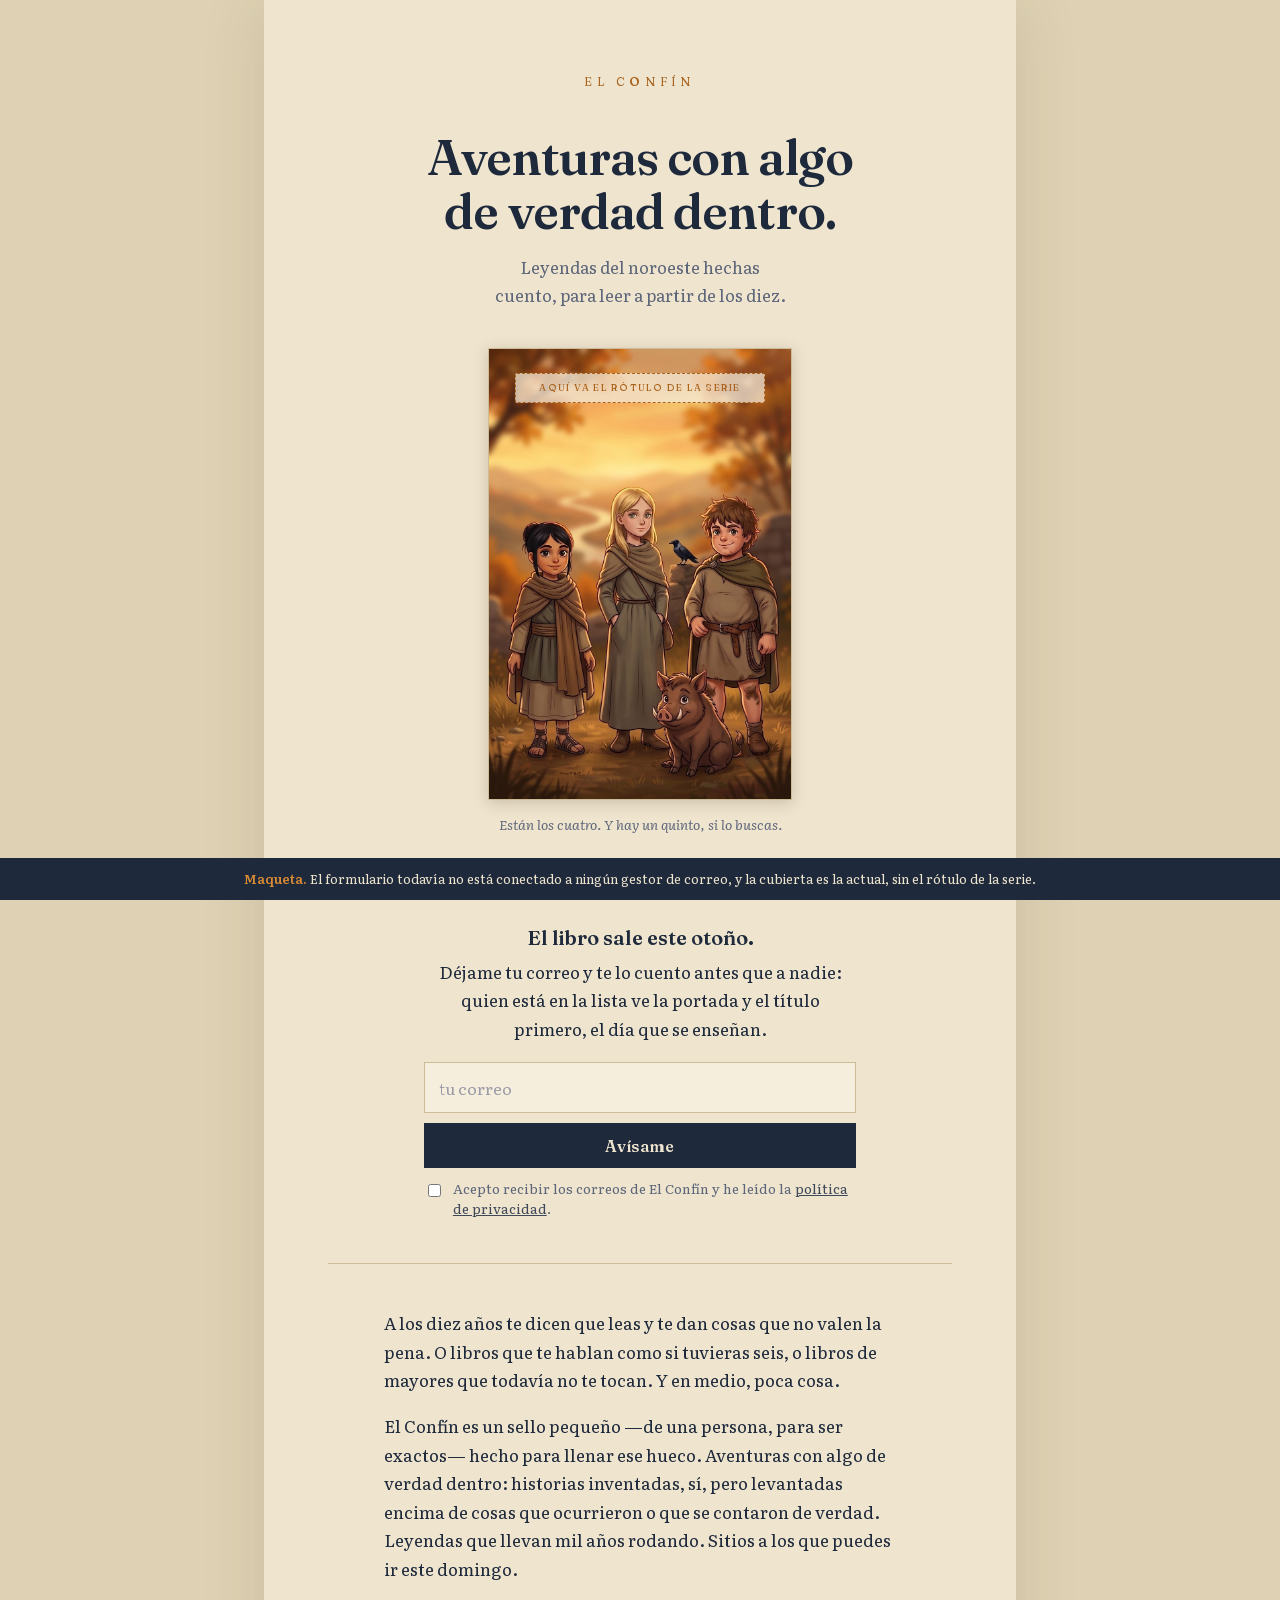
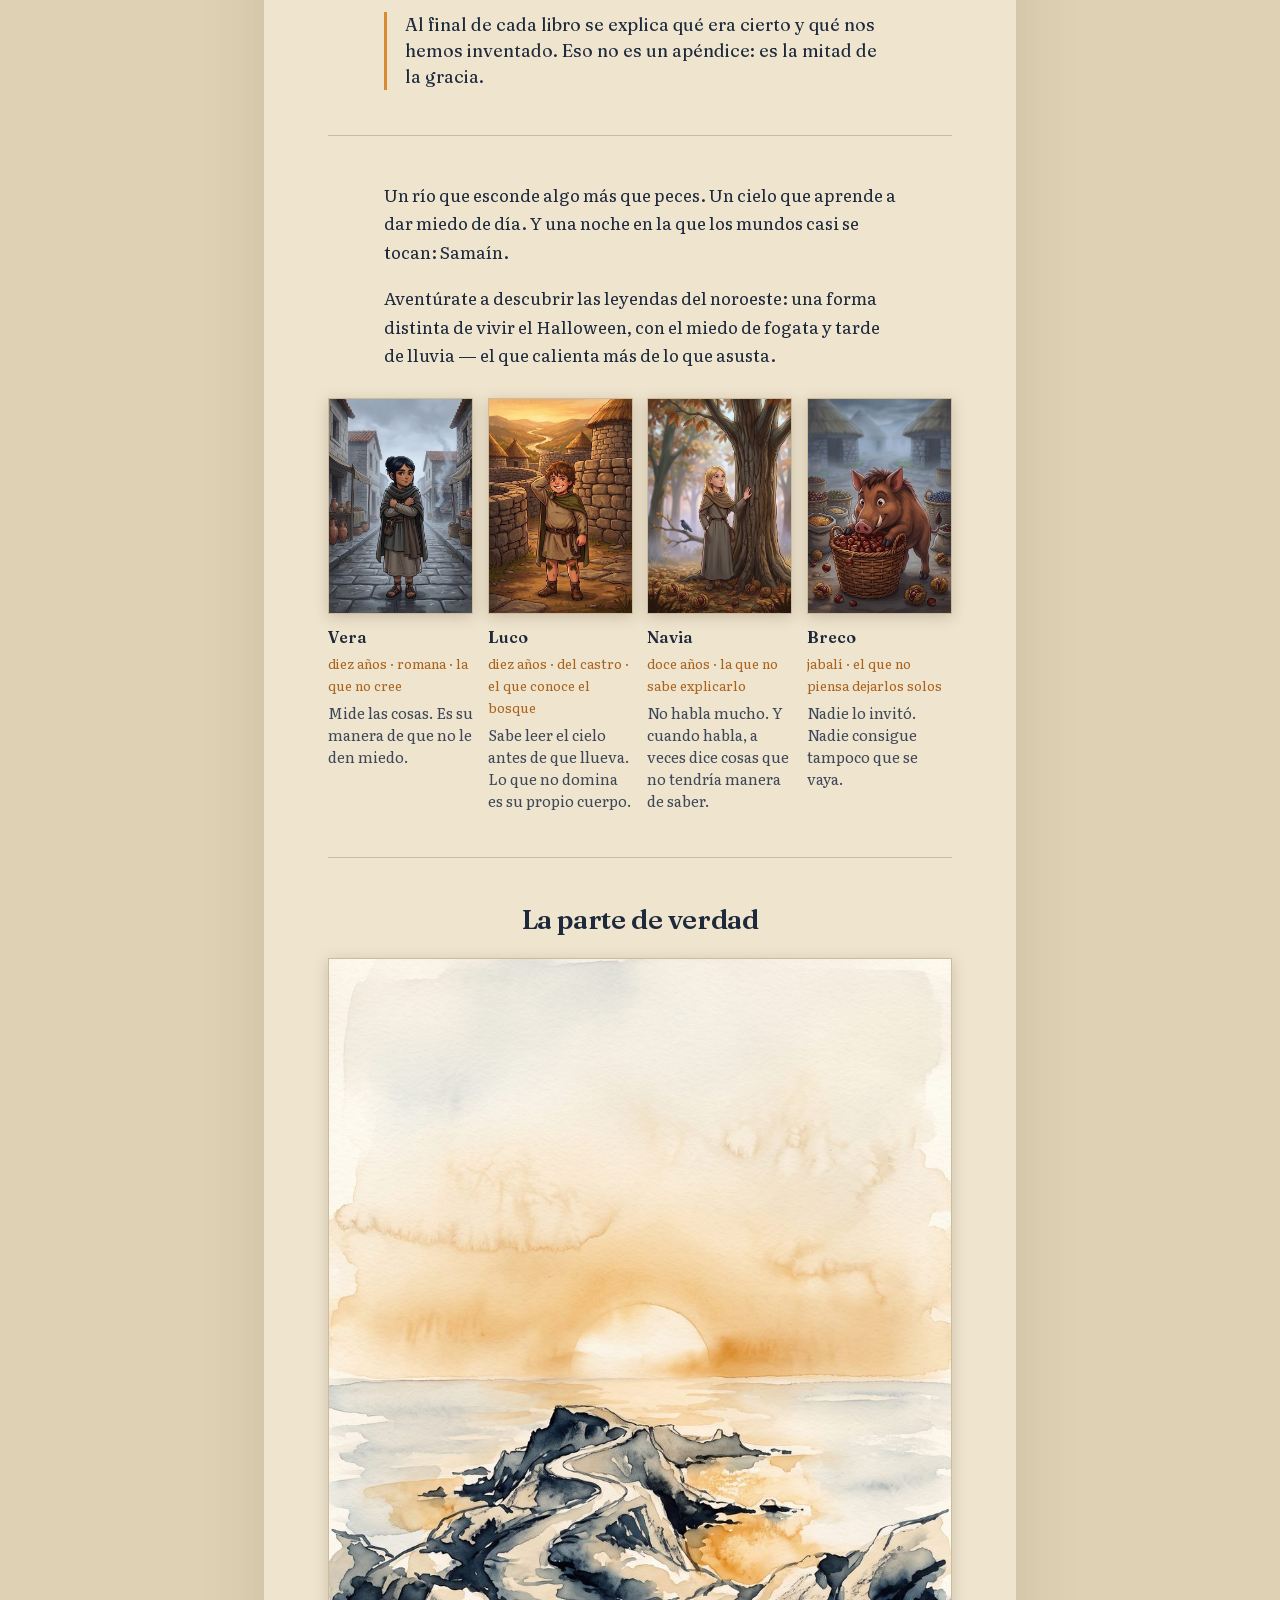
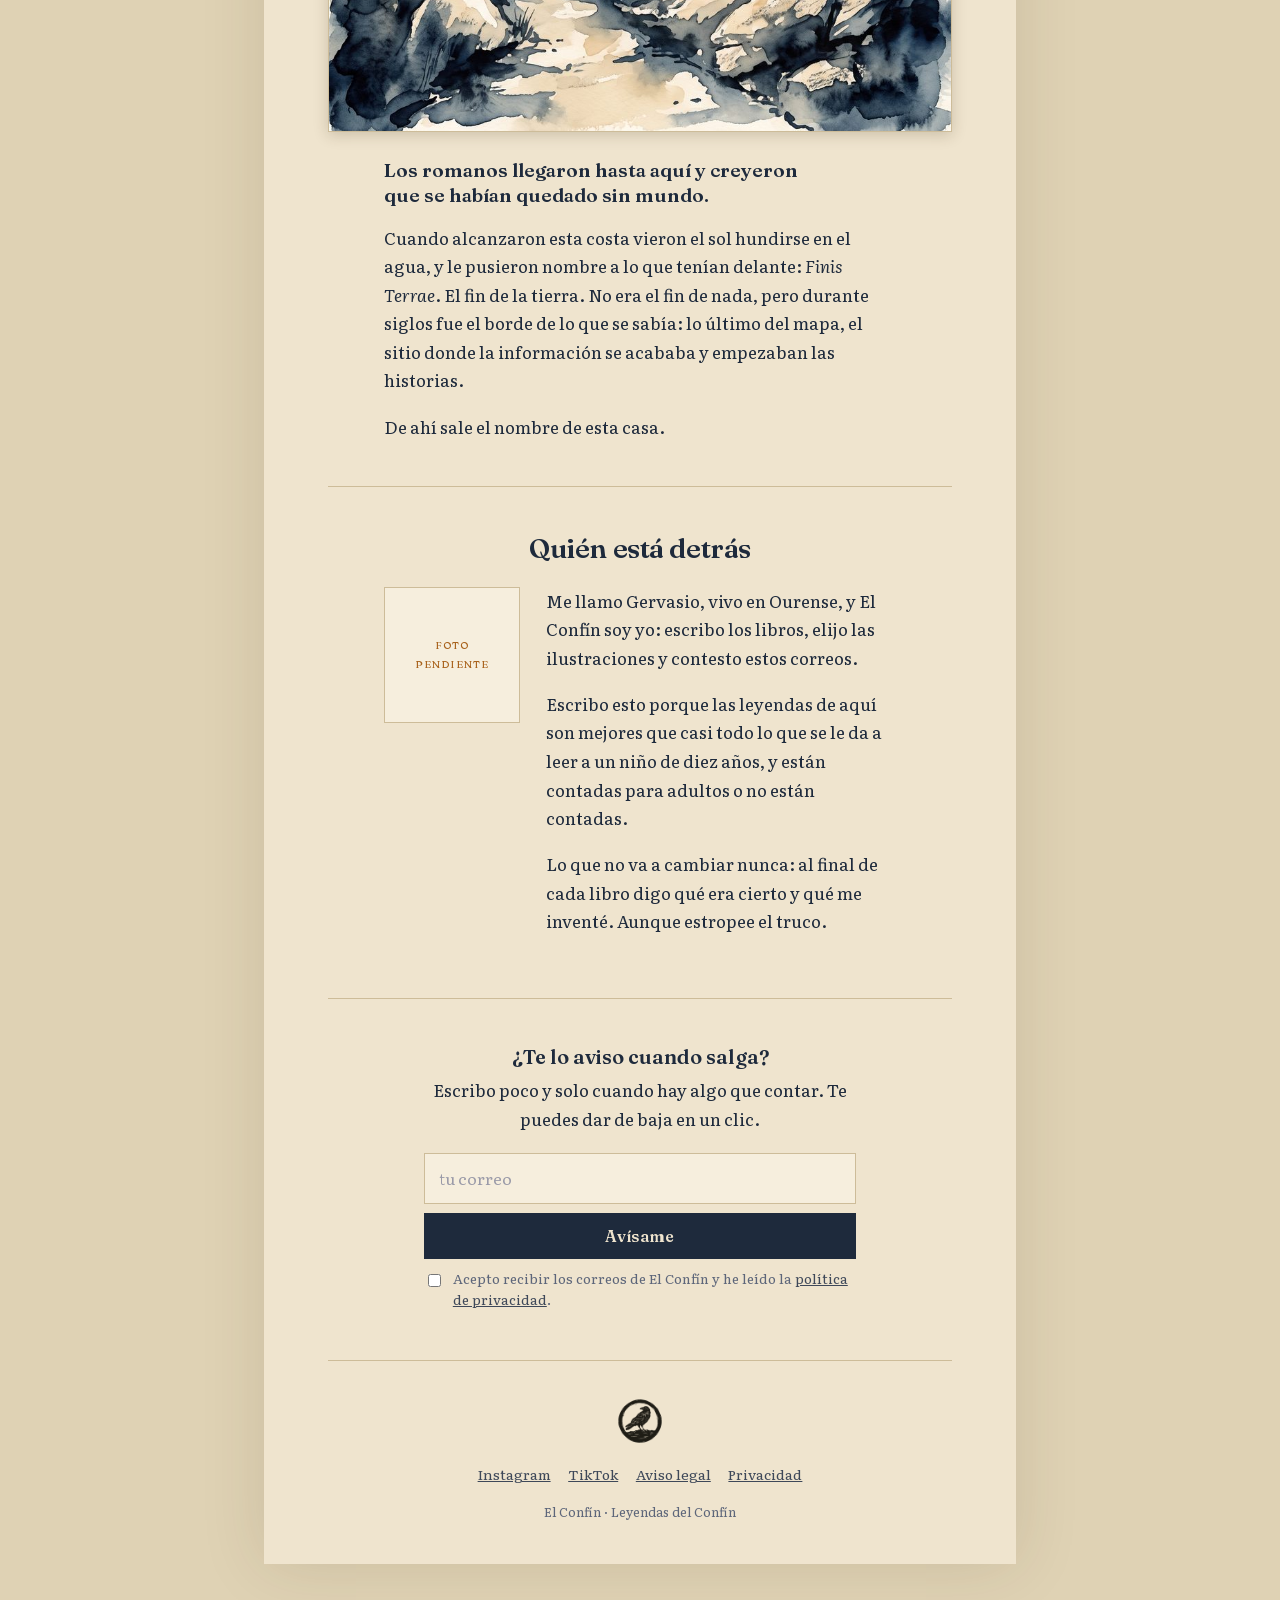
<file: index.html>
<!doctype html>
<html lang="es">
<head>
<meta charset="utf-8">
<meta name="viewport" content="width=device-width, initial-scale=1">

<title>El Confín — Aventuras con algo de verdad dentro</title>
<meta name="description" content="Leyendas del noroeste hechas cuento, para leer a partir de los diez. El primer libro de Leyendas del Confín sale este otoño.">

<!-- ESTADO 1 · velado. Aquí NO va el título del libro: ni en el title, ni en las
     etiquetas og, ni en ningún alt o nombre de fichero. Ver marketing/landing_contenidos.md §4 -->
<meta property="og:type" content="website">
<meta property="og:title" content="El Confín — Aventuras con algo de verdad dentro">
<meta property="og:description" content="Leyendas del noroeste hechas cuento, para leer a partir de los diez.">
<meta property="og:image" content="https://elconfin.es/assets/portada.jpg">
<meta property="og:url" content="https://elconfin.es/">
<meta property="og:locale" content="es_ES">
<meta name="twitter:card" content="summary_large_image">

<!-- MIENTRAS SEA MAQUETA · quitar estas dos lineas al publicar de verdad -->
<meta name="robots" content="noindex, nofollow">
<link rel="icon" href="assets/icono-32.png" sizes="32x32">
<link rel="apple-touch-icon" href="assets/icono-180.png">
<link rel="stylesheet" href="assets/fuentes-pliego.css">
<link rel="stylesheet" href="_pliego.css">
</head>
<body>

<main class="pliego">

  <!-- ============ 1 · CABECERA ============ -->
  <p class="marca">El Confín</p>

  <h1>Aventuras con algo de verdad dentro.</h1>
  <p class="sub">Leyendas del noroeste hechas cuento, para leer a partir de los diez.</p>

  <div class="cubierta">
    <img class="lamina" src="assets/portada.jpg" width="900" height="1343"
         alt="Cubierta del primer libro: tres niños y un jabalí en un valle al atardecer, junto a un río.">
    <!-- QUITAR cuando llegue la portada con el rótulo de la serie -->
    <div class="rotulo-pendiente">Aquí va el rótulo de la serie</div>
  </div>
  <p class="pie-lamina">Están los cuatro. Y hay un quinto, si lo buscas.</p>

  <div class="banda"></div>

  <!-- ============ 2 · LA ACCIÓN PRINCIPAL ============ -->
  <section class="apunte" aria-labelledby="apuntarse">
    <p class="titular" id="apuntarse">El libro sale este otoño.</p>
    <p>Déjame tu correo y te lo cuento antes que a nadie: quien está en la lista ve la portada y
      el título primero, el día que se enseñan.</p>

    <!-- PENDIENTE: action del gestor de correo (fase 0). Ver marketing/plan_landing.md §2 -->
    <form class="js-alta" novalidate>
      <label class="oculto" for="correo-1">Tu correo</label>
      <input type="email" id="correo-1" name="email" placeholder="tu correo" required
             autocomplete="email">
      <button type="submit">Avísame</button>
      <label class="consent">
        <input type="checkbox" name="consentimiento" required>
        <span>Acepto recibir los correos de El Confín y he leído la
          <a href="privacidad.html">política de privacidad</a>.</span>
      </label>
    </form>
  </section>

  <hr class="regla">

  <!-- ============ 3 · QUÉ ES ESTO ============ -->
  <section class="centro">
    <p>A los diez años te dicen que leas y te dan cosas que no valen la pena. O libros que te
      hablan como si tuvieras seis, o libros de mayores que todavía no te tocan. Y en medio,
      poca cosa.</p>
    <p>El Confín es un sello pequeño —de una persona, para ser exactos— hecho para llenar ese
      hueco. Aventuras con algo de verdad dentro: historias inventadas, sí, pero levantadas
      encima de cosas que ocurrieron o que se contaron de verdad. Leyendas que llevan mil años
      rodando. Sitios a los que puedes ir este domingo.</p>
    <p class="destacado">Al final de cada libro se explica qué era cierto y qué nos hemos
      inventado. Eso no es un apéndice: es la mitad de la gracia.</p>
  </section>

  <hr class="regla">

  <!-- ============ 3b · LA PREMISA Y LOS PERSONAJES ============ -->
  <section>
    <div class="centro">
      <p>Un río que esconde algo más que peces. Un cielo que aprende a dar miedo de día. Y una
        noche en la que los mundos casi se tocan: Samaín.</p>
      <p>Aventúrate a descubrir las leyendas del noroeste: una forma distinta de vivir el
        Halloween, con el miedo de fogata y tarde de lluvia — el que calienta más de lo que
        asusta.</p>
    </div>

    <ul class="fichas">
      <li>
        <img class="lamina" src="assets/vera.jpg" width="520" height="775"
             alt="Vera, de pie, con varias capas de ropa y una tablilla de cera en las manos.">
        <p class="nombre">Vera</p>
        <p class="id">diez años · romana · la que no cree</p>
        <p class="linea">Mide las cosas. Es su manera de que no le den miedo.</p>
      </li>
      <li>
        <img class="lamina" src="assets/luco.jpg" width="520" height="775"
             alt="Luco, de pie, con túnica corta y las rodillas marcadas.">
        <p class="nombre">Luco</p>
        <p class="id">diez años · del castro · el que conoce el bosque</p>
        <p class="linea">Sabe leer el cielo antes de que llueva. Lo que no domina es su propio cuerpo.</p>
      </li>
      <li>
        <img class="lamina" src="assets/navia.jpg" width="520" height="775"
             alt="Navia, de pie, más alta que los otros dos, con un cuervo cerca.">
        <p class="nombre">Navia</p>
        <p class="id">doce años · la que no sabe explicarlo</p>
        <p class="linea">No habla mucho. Y cuando habla, a veces dice cosas que no tendría manera de saber.</p>
      </li>
      <li>
        <img class="lamina" src="assets/breco.jpg" width="520" height="775"
             alt="Breco, un jabalí grande, plantado y mirando de frente.">
        <p class="nombre">Breco</p>
        <p class="id">jabalí · el que no piensa dejarlos solos</p>
        <p class="linea">Nadie lo invitó. Nadie consigue tampoco que se vaya.</p>
      </li>
    </ul>
  </section>

  <hr class="regla">

  <!-- ============ 4 · LA PARTE DE VERDAD ============ -->
  <section class="folclore">
    <h2>La parte de verdad</h2>
    <img class="lamina" src="assets/fisterra.jpg" width="900" height="1117"
         alt="Acuarela del cabo de Fisterra: el sol hundiéndose en el océano y un sendero bajando hacia las rocas.">
    <div class="centro">
      <p class="gancho">Los romanos llegaron hasta aquí y creyeron que se habían quedado sin
        mundo.</p>
      <p>Cuando alcanzaron esta costa vieron el sol hundirse en el agua, y le pusieron nombre a
        lo que tenían delante: <em>Finis Terrae</em>. El fin de la tierra. No era el fin de nada,
        pero durante siglos fue el borde de lo que se sabía: lo último del mapa, el sitio donde
        la información se acababa y empezaban las historias.</p>
      <p>De ahí sale el nombre de esta casa.</p>
    </div>
  </section>

  <hr class="regla">

  <!-- ============ 7 · QUIÉN ESTÁ DETRÁS ============ -->
  <section>
    <h2>Quién está detrás</h2>
    <div class="autor">
      <!-- PENDIENTE: foto del autor -->
      <div class="retrato">Foto<br>pendiente</div>
      <div>
        <p>Me llamo Gervasio, vivo en Ourense, y El Confín soy yo: escribo los libros, elijo las
          ilustraciones y contesto estos correos.</p>
        <p>Escribo esto porque las leyendas de aquí son mejores que casi todo lo que se le da a
          leer a un niño de diez años, y están contadas para adultos o no están contadas.</p>
        <p>Lo que no va a cambiar nunca: al final de cada libro digo qué era cierto y qué me
          inventé. Aunque estropee el truco.</p>
      </div>
    </div>
  </section>

  <hr class="regla">

  <!-- ============ 2b · EL FORMULARIO, OTRA VEZ ============ -->
  <section class="apunte" aria-labelledby="apuntarse-2">
    <p class="titular" id="apuntarse-2">¿Te lo aviso cuando salga?</p>
    <p>Escribo poco y solo cuando hay algo que contar. Te puedes dar de baja en un clic.</p>

    <form class="js-alta" novalidate>
      <label class="oculto" for="correo-2">Tu correo</label>
      <input type="email" id="correo-2" name="email" placeholder="tu correo" required
             autocomplete="email">
      <button type="submit">Avísame</button>
      <label class="consent">
        <input type="checkbox" name="consentimiento" required>
        <span>Acepto recibir los correos de El Confín y he leído la
          <a href="privacidad.html">política de privacidad</a>.</span>
      </label>
    </form>
  </section>

  <!-- ============ 8 · PIE ============ -->
  <footer>
    <img class="sello" src="assets/sello.png" width="240" height="240" alt="">
    <nav>
      <a href="https://instagram.com/elconfin.libros" rel="me noopener">Instagram</a>
      <a href="https://tiktok.com/@elconfin.libros" rel="me noopener">TikTok</a>
      <a href="aviso-legal.html">Aviso legal</a>
      <a href="privacidad.html">Privacidad</a>
    </nav>
    <p class="legal">El Confín · Leyendas del Confín</p>
  </footer>

</main>

<!-- ===== AVISO DE MAQUETA · BORRAR ESTE BLOQUE Y SU CSS AL PUBLICAR ===== -->
<div class="aviso-maqueta">
  <b>Maqueta.</b> El formulario todavía no está conectado a ningún gestor de correo, y la
  cubierta es la actual, sin el rótulo de la serie.
</div>

<script>
  // Provisional: enseña el estado de éxito para poder ver el flujo.
  // Al conectar el gestor de correo, esto se sustituye por su envío real.
  document.querySelectorAll("form.js-alta").forEach(function (f) {
    f.addEventListener("submit", function (e) {
      e.preventDefault();
      var correo = f.querySelector("input[type=email]");
      var ok = f.querySelector("input[type=checkbox]");
      if (!correo.value || !correo.checkValidity()) { correo.focus(); return; }
      if (!ok.checked) { ok.focus(); return; }
      var caja = document.createElement("div");
      caja.className = "gracias";
      caja.setAttribute("role", "status");
      caja.innerHTML = "<p class='fuerte'>Ya está: apuntado.</p>" +
        "<p>Te escribo cuando haya algo que enseñar — y la portada con el título la ves tú antes.</p>";
      f.replaceWith(caja);
      caja.focus();
    });
  });
</script>

</body>
</html>
</file>
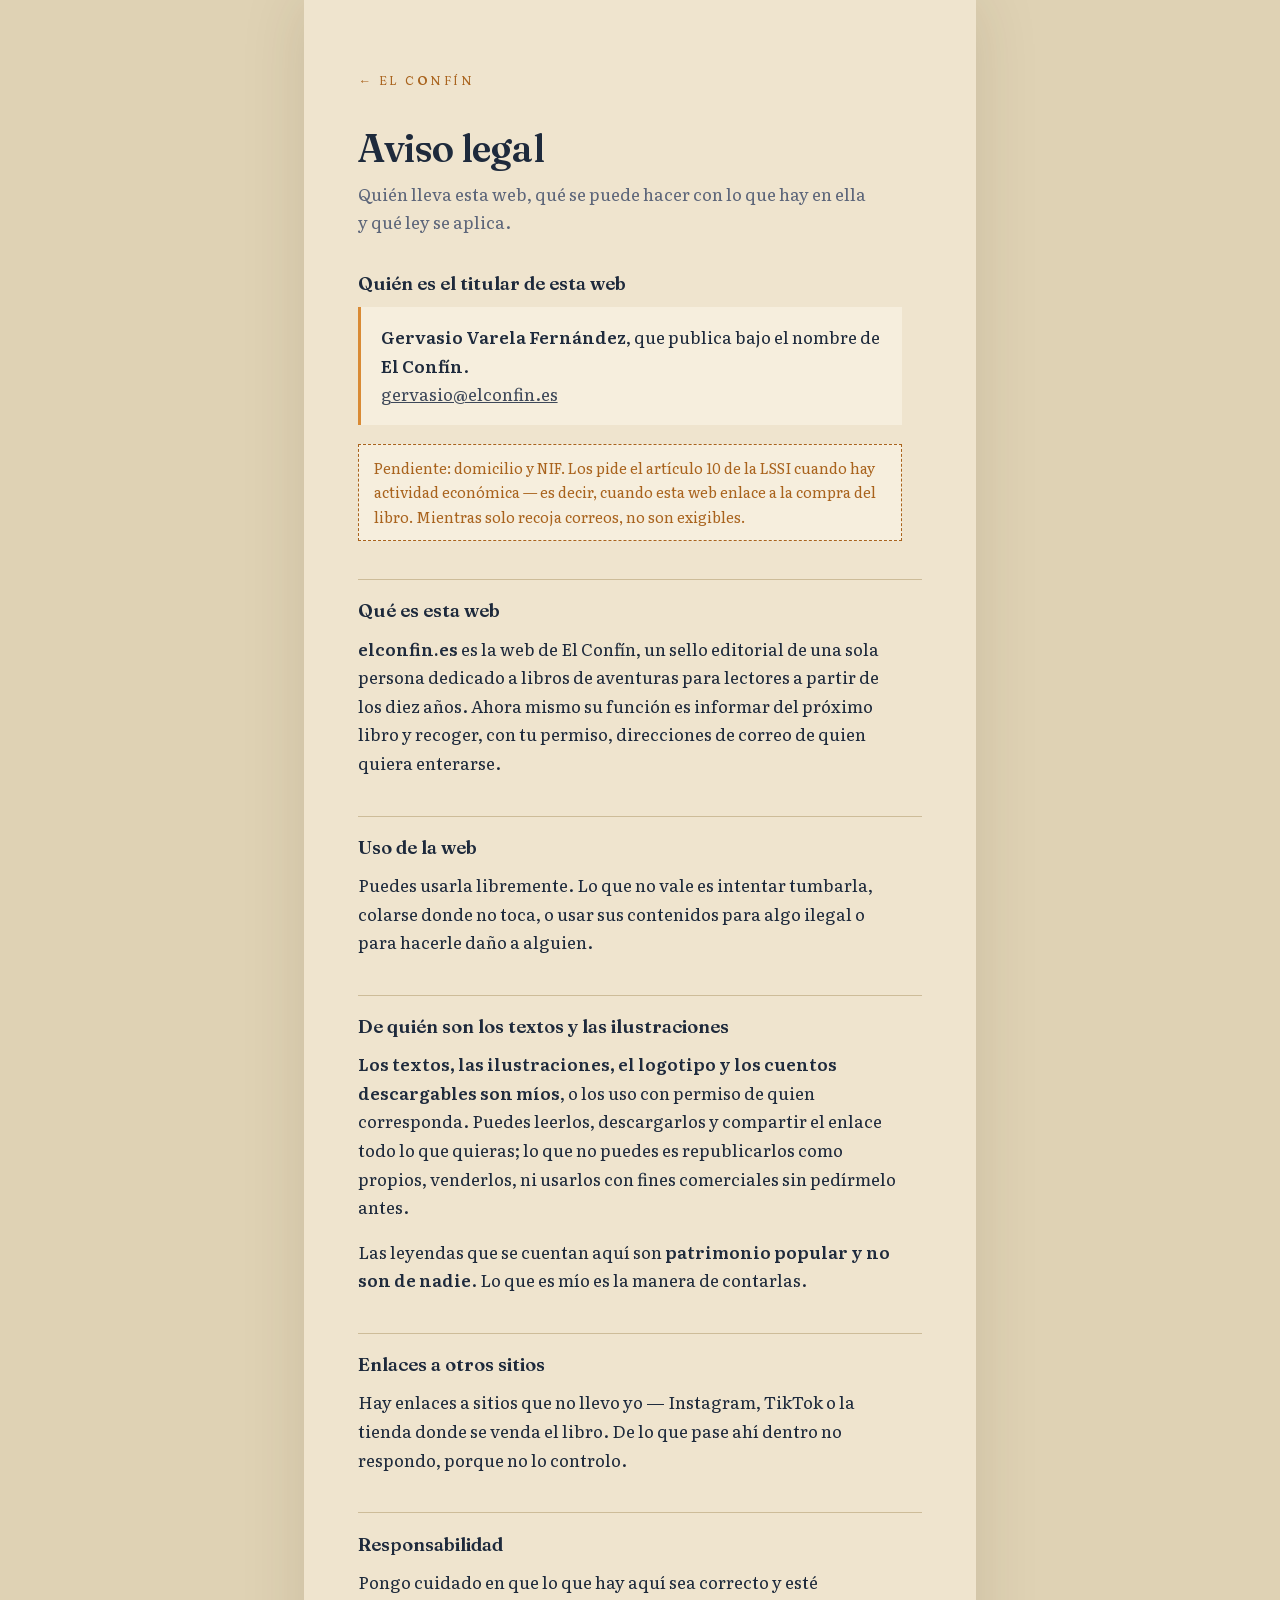
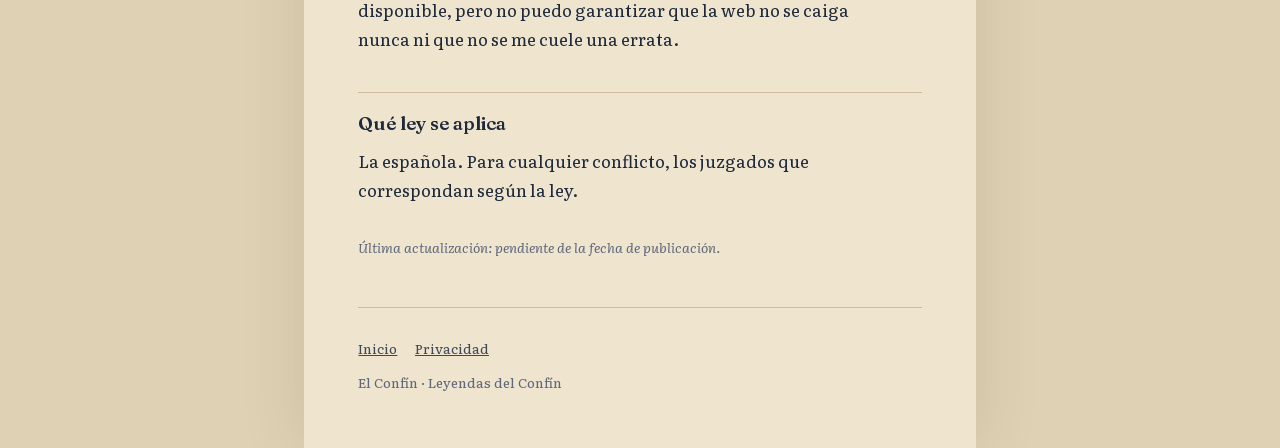
<file: aviso-legal.html>
<!doctype html>
<html lang="es">
<head>
<meta charset="utf-8">
<meta name="viewport" content="width=device-width, initial-scale=1">
<title>Aviso legal — El Confín</title>
<meta name="description" content="Quién está detrás de elconfin.es y en qué condiciones se usa.">
<meta name="robots" content="noindex">
<link rel="icon" href="assets/icono-32.png" sizes="32x32">
<link rel="stylesheet" href="assets/fuentes-pliego.css">
<link rel="stylesheet" href="_legal.css">
</head>
<body>
<main class="pliego">

  <a class="volver" href="index.html">&larr; El Confín</a>

  <h1>Aviso legal</h1>
  <p class="entradilla">Quién lleva esta web, qué se puede hacer con lo que hay en ella y qué
    ley se aplica.</p>

  <h2>Quién es el titular de esta web</h2>
  <div class="dato">
    <p><strong>Gervasio Varela Fernández</strong>, que publica bajo el nombre de
      <strong>El Confín</strong>.<br>
      <a href="mailto:gervasio@elconfin.es">gervasio@elconfin.es</a></p>
  </div>
  <div class="hueco">Pendiente: domicilio y NIF. Los pide el artículo 10 de la LSSI cuando hay
    actividad económica — es decir, cuando esta web enlace a la compra del libro. Mientras solo
    recoja correos, no son exigibles.</div>

  <h2>Qué es esta web</h2>
  <p><strong>elconfin.es</strong> es la web de El Confín, un sello editorial de una sola persona
    dedicado a libros de aventuras para lectores a partir de los diez años. Ahora mismo su
    función es informar del próximo libro y recoger, con tu permiso, direcciones de correo de
    quien quiera enterarse.</p>

  <h2>Uso de la web</h2>
  <p>Puedes usarla libremente. Lo que no vale es intentar tumbarla, colarse donde no toca, o usar
    sus contenidos para algo ilegal o para hacerle daño a alguien.</p>

  <h2>De quién son los textos y las ilustraciones</h2>
  <p><strong>Los textos, las ilustraciones, el logotipo y los cuentos descargables son
    míos</strong>, o los uso con permiso de quien corresponda. Puedes leerlos, descargarlos y
    compartir el enlace todo lo que quieras; lo que no puedes es republicarlos como propios,
    venderlos, ni usarlos con fines comerciales sin pedírmelo antes.</p>
  <p>Las leyendas que se cuentan aquí son <strong>patrimonio popular y no son de nadie</strong>.
    Lo que es mío es la manera de contarlas.</p>

  <h2>Enlaces a otros sitios</h2>
  <p>Hay enlaces a sitios que no llevo yo — Instagram, TikTok o la tienda donde se venda el
    libro. De lo que pase ahí dentro no respondo, porque no lo controlo.</p>

  <h2>Responsabilidad</h2>
  <p>Pongo cuidado en que lo que hay aquí sea correcto y esté disponible, pero no puedo
    garantizar que la web no se caiga nunca ni que no se me cuele una errata.</p>

  <h2>Qué ley se aplica</h2>
  <p>La española. Para cualquier conflicto, los juzgados que correspondan según la ley.</p>

  <p class="fecha">Última actualización: pendiente de la fecha de publicación.</p>

  <footer>
    <nav>
      <a href="index.html">Inicio</a>
      <a href="privacidad.html">Privacidad</a>
    </nav>
    <p>El Confín · Leyendas del Confín</p>
  </footer>

</main>
</body>
</html>
</file>
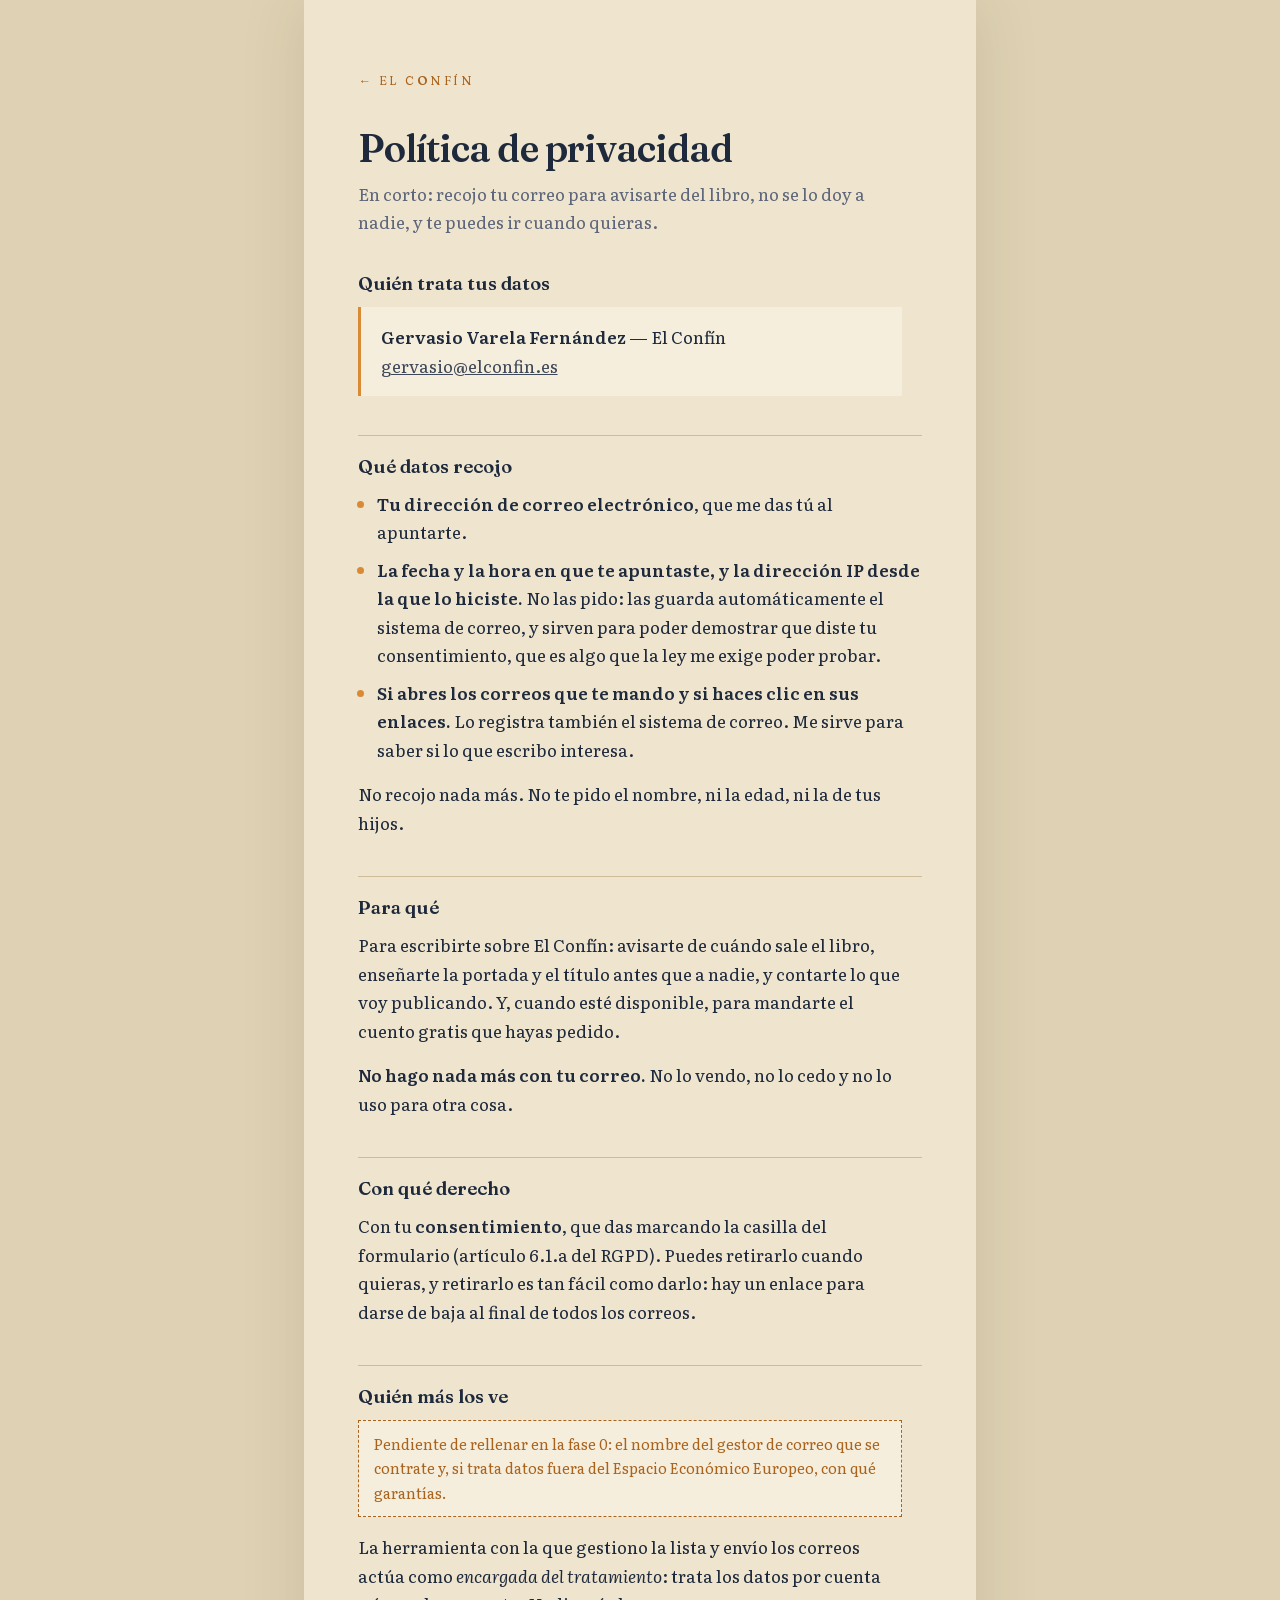
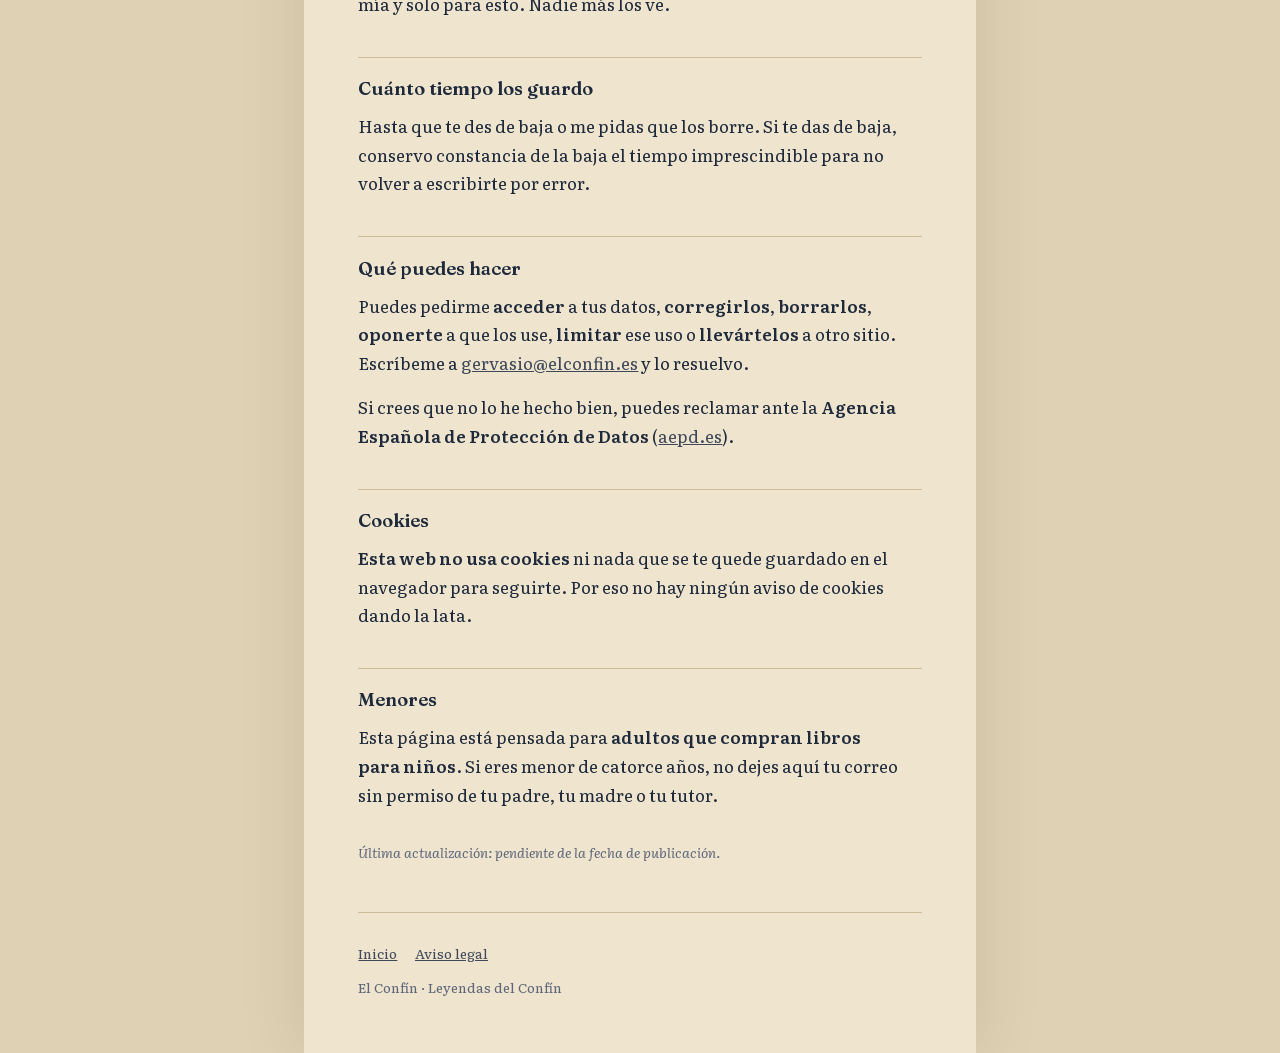
<file: privacidad.html>
<!doctype html>
<html lang="es">
<head>
<meta charset="utf-8">
<meta name="viewport" content="width=device-width, initial-scale=1">
<title>Política de privacidad — El Confín</title>
<meta name="description" content="Qué datos recojo en elconfin.es, para qué, y qué puedes hacer con ellos.">
<meta name="robots" content="noindex">
<link rel="icon" href="assets/icono-32.png" sizes="32x32">
<link rel="stylesheet" href="assets/fuentes-pliego.css">
<link rel="stylesheet" href="_legal.css">
</head>
<body>
<main class="pliego">

  <a class="volver" href="index.html">&larr; El Confín</a>

  <h1>Política de privacidad</h1>
  <p class="entradilla">En corto: recojo tu correo para avisarte del libro, no se lo doy a
    nadie, y te puedes ir cuando quieras.</p>

  <h2>Quién trata tus datos</h2>
  <div class="dato">
    <p><strong>Gervasio Varela Fernández</strong> — El Confín<br>
      <a href="mailto:gervasio@elconfin.es">gervasio@elconfin.es</a></p>
  </div>

  <h2>Qué datos recojo</h2>
  <ul>
    <li><strong>Tu dirección de correo electrónico</strong>, que me das tú al apuntarte.</li>
    <li><strong>La fecha y la hora en que te apuntaste, y la dirección IP desde la que lo
      hiciste.</strong> No las pido: las guarda automáticamente el sistema de correo, y sirven
      para poder demostrar que diste tu consentimiento, que es algo que la ley me exige poder
      probar.</li>
    <li><strong>Si abres los correos que te mando y si haces clic en sus enlaces.</strong> Lo
      registra también el sistema de correo. Me sirve para saber si lo que escribo interesa.</li>
  </ul>
  <p>No recojo nada más. No te pido el nombre, ni la edad, ni la de tus hijos.</p>

  <h2>Para qué</h2>
  <p>Para escribirte sobre El Confín: avisarte de cuándo sale el libro, enseñarte la portada y el
    título antes que a nadie, y contarte lo que voy publicando. Y, cuando esté disponible, para
    mandarte el cuento gratis que hayas pedido.</p>
  <p><strong>No hago nada más con tu correo.</strong> No lo vendo, no lo cedo y no lo uso para
    otra cosa.</p>

  <h2>Con qué derecho</h2>
  <p>Con tu <strong>consentimiento</strong>, que das marcando la casilla del formulario
    (artículo 6.1.a del RGPD). Puedes retirarlo cuando quieras, y retirarlo es tan fácil como
    darlo: hay un enlace para darse de baja al final de todos los correos.</p>

  <h2>Quién más los ve</h2>
  <div class="hueco">Pendiente de rellenar en la fase 0: el nombre del gestor de correo que se
    contrate y, si trata datos fuera del Espacio Económico Europeo, con qué garantías.</div>
  <p>La herramienta con la que gestiono la lista y envío los correos actúa como
    <em>encargada del tratamiento</em>: trata los datos por cuenta mía y solo para esto. Nadie
    más los ve.</p>

  <h2>Cuánto tiempo los guardo</h2>
  <p>Hasta que te des de baja o me pidas que los borre. Si te das de baja, conservo constancia de
    la baja el tiempo imprescindible para no volver a escribirte por error.</p>

  <h2>Qué puedes hacer</h2>
  <p>Puedes pedirme <strong>acceder</strong> a tus datos, <strong>corregirlos</strong>,
    <strong>borrarlos</strong>, <strong>oponerte</strong> a que los use, <strong>limitar</strong>
    ese uso o <strong>llevártelos</strong> a otro sitio. Escríbeme a
    <a href="mailto:gervasio@elconfin.es">gervasio@elconfin.es</a> y lo resuelvo.</p>
  <p>Si crees que no lo he hecho bien, puedes reclamar ante la <strong>Agencia Española de
    Protección de Datos</strong> (<a href="https://www.aepd.es" rel="noopener">aepd.es</a>).</p>

  <h2>Cookies</h2>
  <p><strong>Esta web no usa cookies</strong> ni nada que se te quede guardado en el navegador
    para seguirte. Por eso no hay ningún aviso de cookies dando la lata.</p>

  <h2>Menores</h2>
  <p>Esta página está pensada para <strong>adultos que compran libros para niños</strong>. Si
    eres menor de catorce años, no dejes aquí tu correo sin permiso de tu padre, tu madre o tu
    tutor.</p>

  <p class="fecha">Última actualización: pendiente de la fecha de publicación.</p>

  <footer>
    <nav>
      <a href="index.html">Inicio</a>
      <a href="aviso-legal.html">Aviso legal</a>
    </nav>
    <p>El Confín · Leyendas del Confín</p>
  </footer>

</main>
</body>
</html>
</file>
